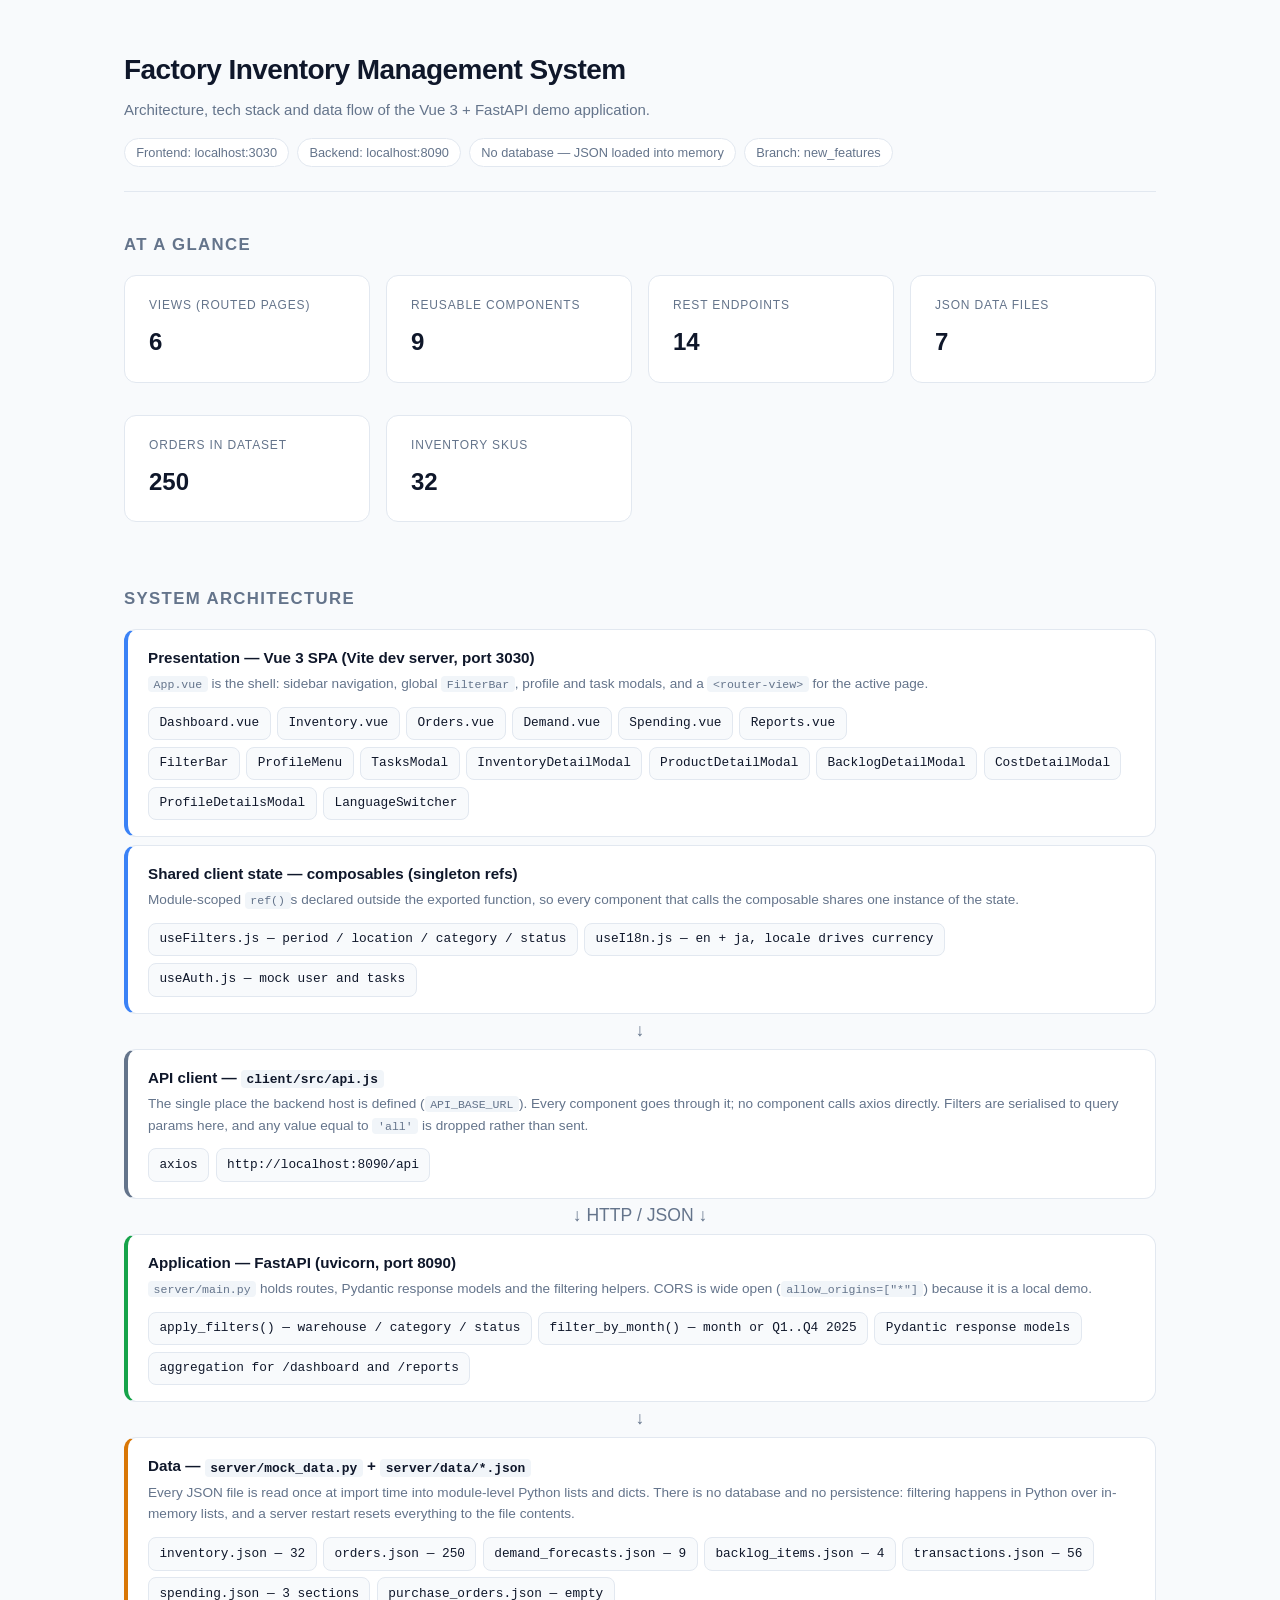
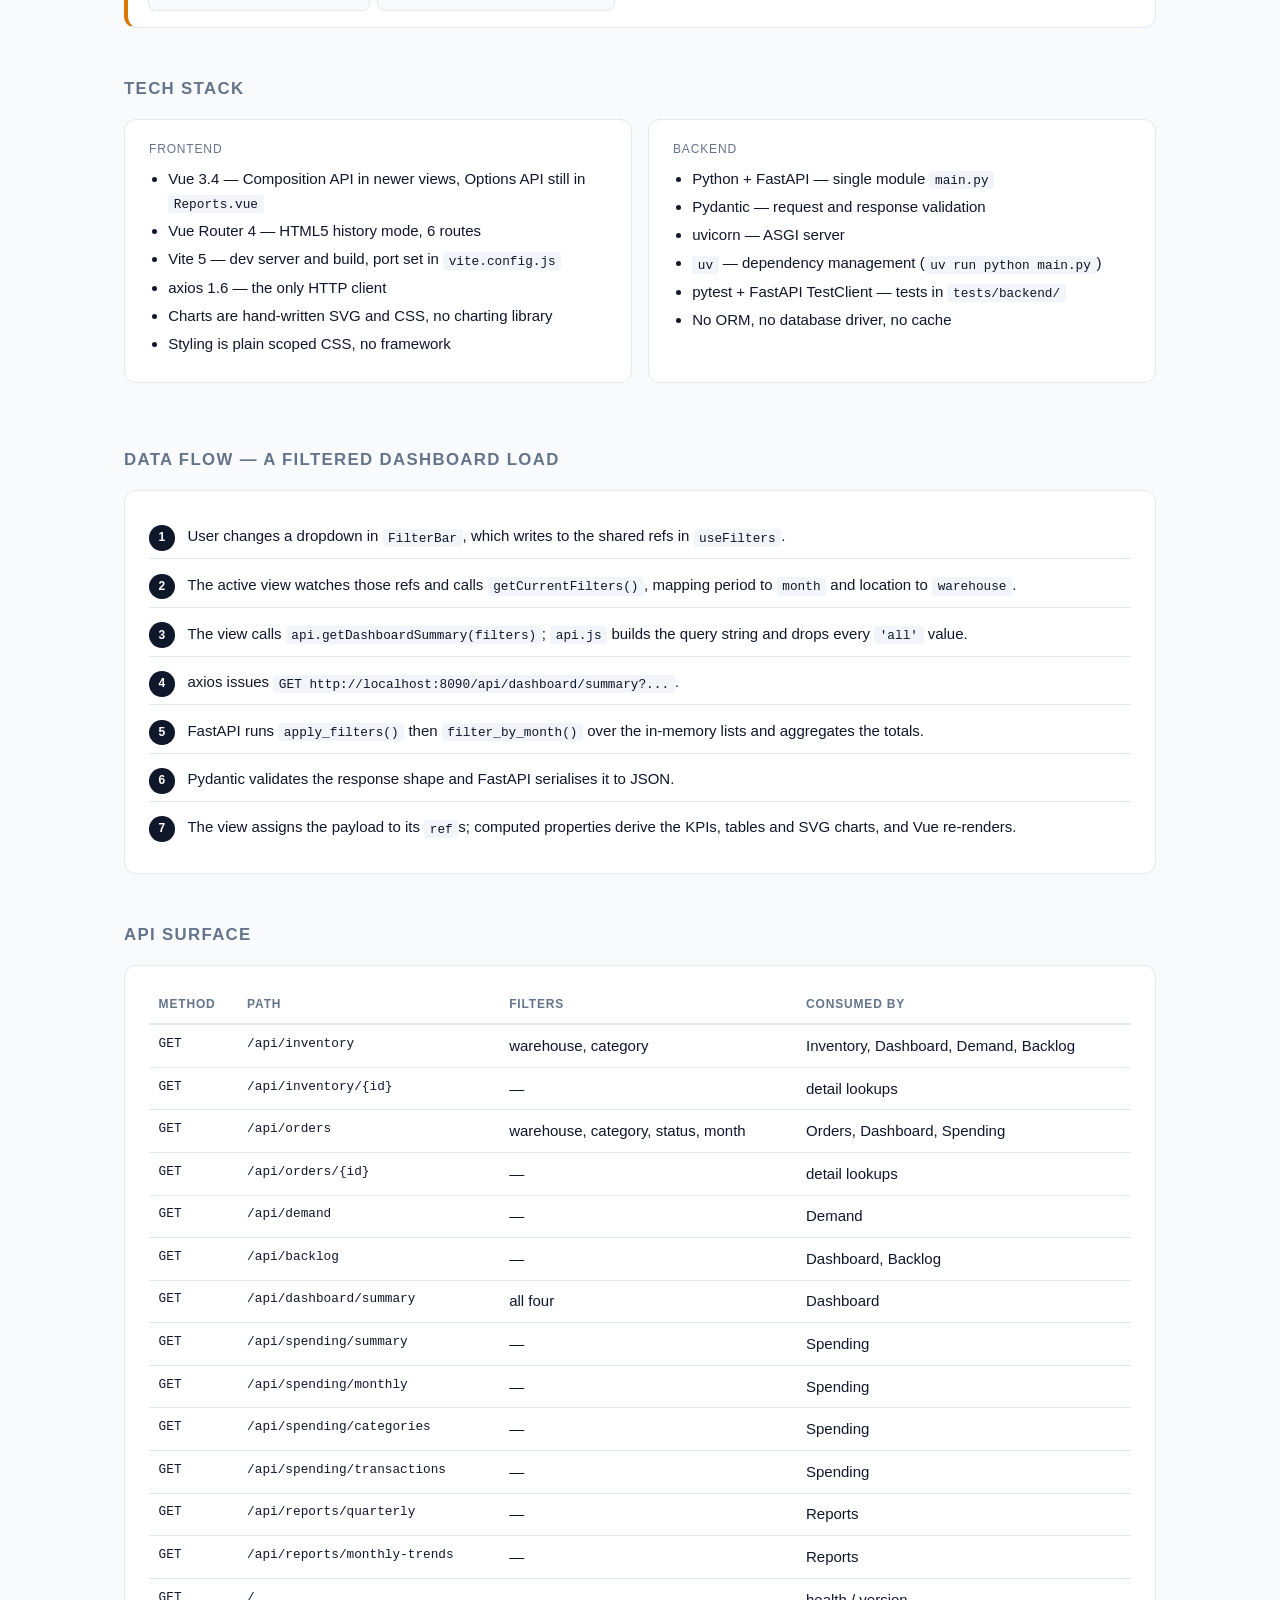
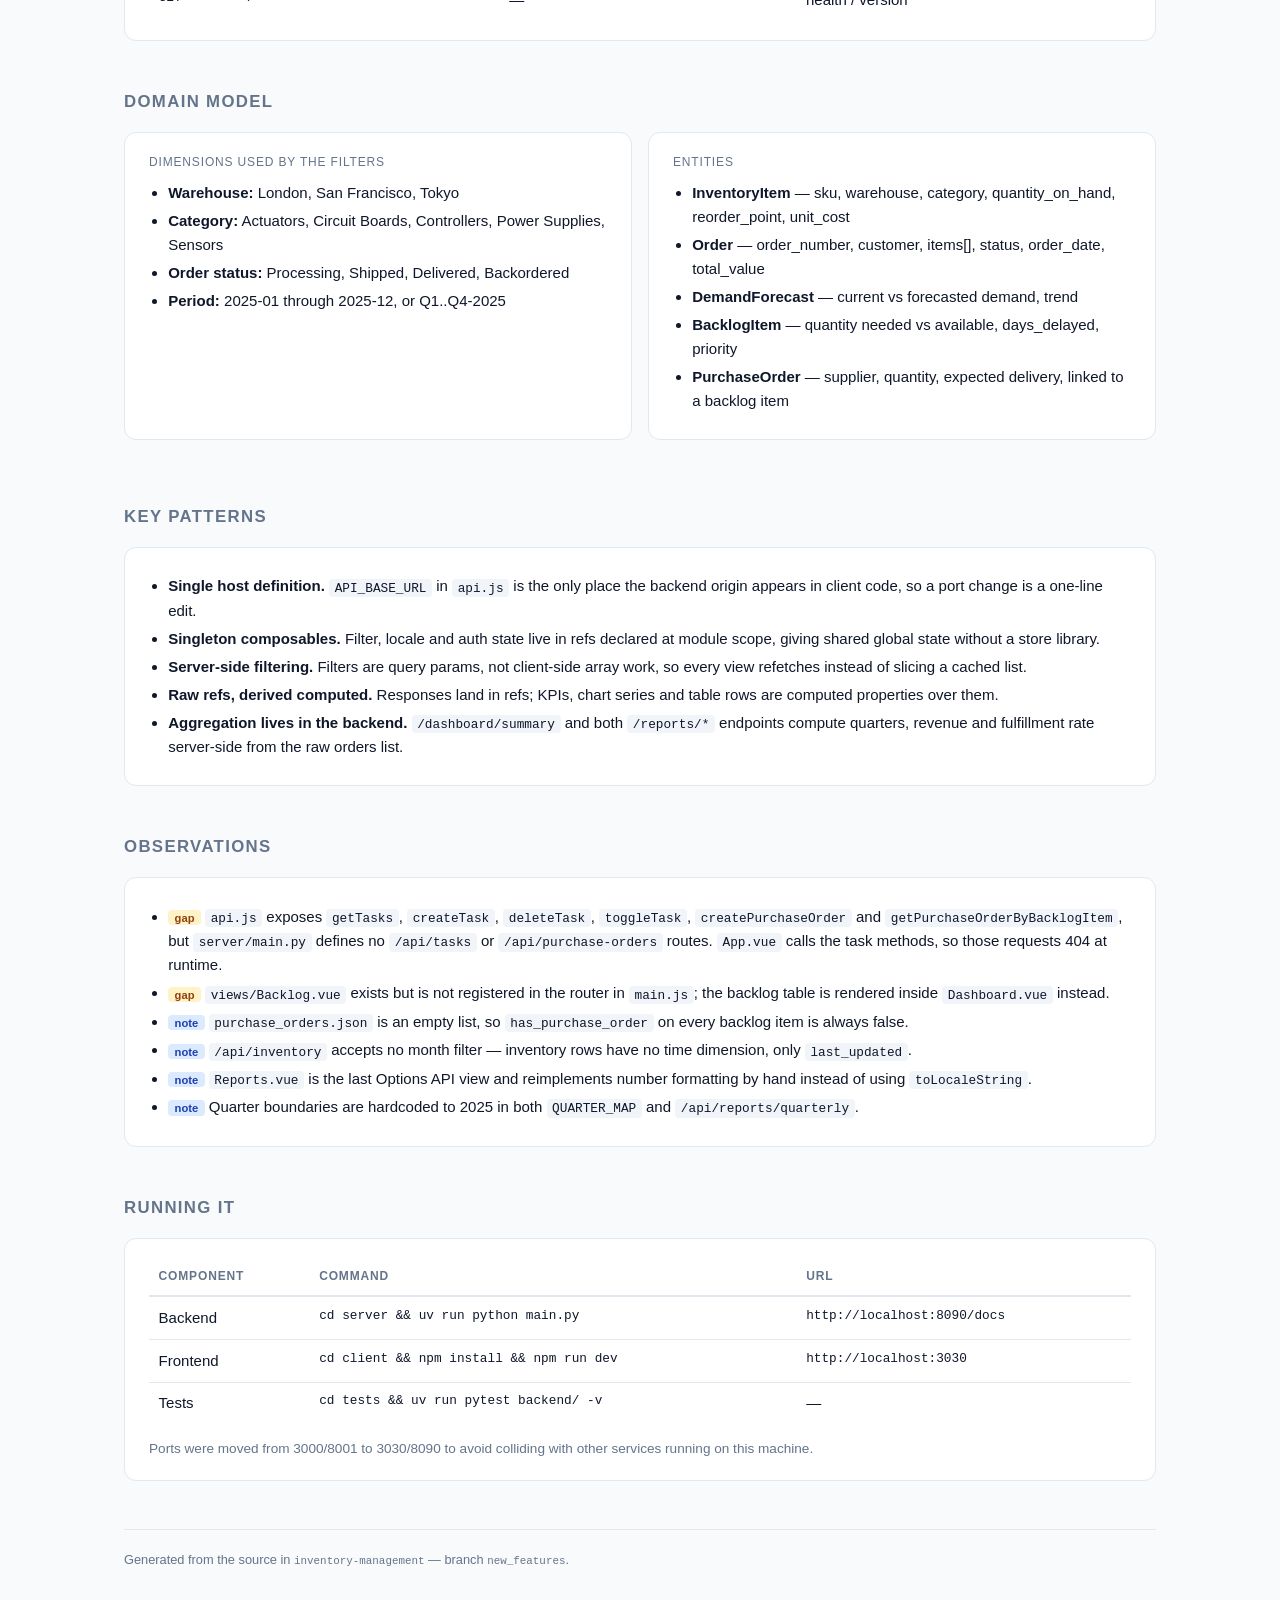
<file: docs/architecture.html>
<!DOCTYPE html>
<html lang="en">
<head>
<meta charset="utf-8">
<meta name="viewport" content="width=device-width, initial-scale=1">
<title>Architecture — Factory Inventory Management</title>
<style>
  :root {
    --ink: #0f172a;
    --muted: #64748b;
    --line: #e2e8f0;
    --bg: #f8fafc;
    --card: #ffffff;
    --blue: #3b82f6;
    --green: #16a34a;
    --amber: #d97706;
    --red: #dc2626;
  }
  * { box-sizing: border-box; }
  body {
    margin: 0;
    background: var(--bg);
    color: var(--ink);
    font: 15px/1.6 -apple-system, BlinkMacSystemFont, "Segoe UI", Roboto, Helvetica, Arial, sans-serif;
  }
  .wrap { max-width: 1080px; margin: 0 auto; padding: 3rem 1.5rem 5rem; }
  header { border-bottom: 1px solid var(--line); padding-bottom: 1.5rem; margin-bottom: 2.5rem; }
  h1 { font-size: 1.75rem; margin: 0 0 .35rem; letter-spacing: -.02em; }
  .sub { color: var(--muted); margin: 0; }
  .meta { margin-top: 1rem; display: flex; flex-wrap: wrap; gap: .5rem; }
  .pill {
    background: var(--card); border: 1px solid var(--line); border-radius: 9999px;
    padding: .2rem .7rem; font-size: .8rem; color: var(--muted);
  }
  h2 {
    font-size: 1.05rem; text-transform: uppercase; letter-spacing: .08em;
    color: var(--muted); margin: 3rem 0 1rem; font-weight: 600;
  }
  h2:first-of-type { margin-top: 0; }
  .card {
    background: var(--card); border: 1px solid var(--line); border-radius: 12px;
    padding: 1.25rem 1.5rem; margin-bottom: 1rem;
  }
  .grid { display: grid; gap: 1rem; }
  .g3 { grid-template-columns: repeat(auto-fit, minmax(240px, 1fr)); }
  .g2 { grid-template-columns: repeat(auto-fit, minmax(320px, 1fr)); }
  .label { font-size: .75rem; text-transform: uppercase; letter-spacing: .07em; color: var(--muted); margin-bottom: .5rem; }
  .val { font-size: 1.5rem; font-weight: 700; }
  code, .mono { font-family: ui-monospace, SFMono-Regular, Menlo, Consolas, monospace; font-size: .85em; }
  code { background: #f1f5f9; padding: .1rem .35rem; border-radius: 4px; }
  table { width: 100%; border-collapse: collapse; }
  th {
    text-align: left; font-size: .75rem; text-transform: uppercase; letter-spacing: .07em;
    color: var(--muted); border-bottom: 2px solid var(--line); padding: .55rem .6rem;
  }
  td { padding: .55rem .6rem; border-bottom: 1px solid var(--line); vertical-align: top; }
  tr:last-child td { border-bottom: none; }
  .scroll { overflow-x: auto; }
  ul { margin: .4rem 0; padding-left: 1.2rem; }
  li { margin: .25rem 0; }

  /* layer diagram */
  .layer {
    border: 1px solid var(--line); border-radius: 12px; background: var(--card);
    padding: 1rem 1.25rem; margin-bottom: .5rem; border-left: 4px solid var(--blue);
  }
  .layer h3 { margin: 0 0 .15rem; font-size: .95rem; }
  .layer p { margin: 0 0 .75rem; color: var(--muted); font-size: .85rem; }
  .boxes { display: flex; flex-wrap: wrap; gap: .4rem; }
  .box {
    border: 1px solid var(--line); border-radius: 8px; background: var(--bg);
    padding: .35rem .65rem; font-size: .8rem;
    font-family: ui-monospace, SFMono-Regular, Menlo, Consolas, monospace;
  }
  .arrow { text-align: center; color: var(--muted); font-size: 1.1rem; line-height: 1; margin: .35rem 0 .6rem; }
  .l-net { border-left-color: var(--muted); }
  .l-api { border-left-color: var(--green); }
  .l-data { border-left-color: var(--amber); }

  /* flow */
  ol.flow { counter-reset: s; list-style: none; padding: 0; margin: 0; }
  ol.flow li {
    counter-increment: s; position: relative; padding: .6rem 0 .6rem 2.4rem;
    border-bottom: 1px solid var(--line);
  }
  ol.flow li:last-child { border-bottom: none; }
  ol.flow li::before {
    content: counter(s); position: absolute; left: 0; top: .65rem;
    width: 1.6rem; height: 1.6rem; border-radius: 50%; background: var(--ink); color: #fff;
    font-size: .75rem; font-weight: 600; display: flex; align-items: center; justify-content: center;
  }
  .note { color: var(--muted); font-size: .85rem; }
  .tag { font-size: .7rem; border-radius: 4px; padding: .1rem .4rem; font-weight: 600; }
  .tag.warn { background: #fef3c7; color: #92400e; }
  .tag.info { background: #dbeafe; color: #1e40af; }
  footer { margin-top: 3rem; padding-top: 1.25rem; border-top: 1px solid var(--line); color: var(--muted); font-size: .8rem; }
</style>
</head>
<body>
<div class="wrap">

<header>
  <h1>Factory Inventory Management System</h1>
  <p class="sub">Architecture, tech stack and data flow of the Vue 3 + FastAPI demo application.</p>
  <div class="meta">
    <span class="pill">Frontend: localhost:3030</span>
    <span class="pill">Backend: localhost:8090</span>
    <span class="pill">No database — JSON loaded into memory</span>
    <span class="pill">Branch: new_features</span>
  </div>
</header>

<h2>At a glance</h2>
<div class="grid g3">
  <div class="card"><div class="label">Views (routed pages)</div><div class="val">6</div></div>
  <div class="card"><div class="label">Reusable components</div><div class="val">9</div></div>
  <div class="card"><div class="label">REST endpoints</div><div class="val">14</div></div>
  <div class="card"><div class="label">JSON data files</div><div class="val">7</div></div>
  <div class="card"><div class="label">Orders in dataset</div><div class="val">250</div></div>
  <div class="card"><div class="label">Inventory SKUs</div><div class="val">32</div></div>
</div>

<h2>System architecture</h2>

<div class="layer">
  <h3>Presentation — Vue 3 SPA (Vite dev server, port 3030)</h3>
  <p><code>App.vue</code> is the shell: sidebar navigation, global <code>FilterBar</code>, profile and task modals, and a <code>&lt;router-view&gt;</code> for the active page.</p>
  <div class="boxes">
    <span class="box">Dashboard.vue</span>
    <span class="box">Inventory.vue</span>
    <span class="box">Orders.vue</span>
    <span class="box">Demand.vue</span>
    <span class="box">Spending.vue</span>
    <span class="box">Reports.vue</span>
  </div>
  <div class="boxes" style="margin-top:.4rem">
    <span class="box">FilterBar</span>
    <span class="box">ProfileMenu</span>
    <span class="box">TasksModal</span>
    <span class="box">InventoryDetailModal</span>
    <span class="box">ProductDetailModal</span>
    <span class="box">BacklogDetailModal</span>
    <span class="box">CostDetailModal</span>
    <span class="box">ProfileDetailsModal</span>
    <span class="box">LanguageSwitcher</span>
  </div>
</div>

<div class="layer">
  <h3>Shared client state — composables (singleton refs)</h3>
  <p>Module-scoped <code>ref()</code>s declared outside the exported function, so every component that calls the composable shares one instance of the state.</p>
  <div class="boxes">
    <span class="box">useFilters.js — period / location / category / status</span>
    <span class="box">useI18n.js — en + ja, locale drives currency</span>
    <span class="box">useAuth.js — mock user and tasks</span>
  </div>
</div>

<div class="arrow">&#8595;</div>

<div class="layer l-net">
  <h3>API client — <code>client/src/api.js</code></h3>
  <p>The single place the backend host is defined (<code>API_BASE_URL</code>). Every component goes through it; no component calls axios directly. Filters are serialised to query params here, and any value equal to <code>'all'</code> is dropped rather than sent.</p>
  <div class="boxes">
    <span class="box">axios</span>
    <span class="box">http://localhost:8090/api</span>
  </div>
</div>

<div class="arrow">&#8595; HTTP / JSON &#8595;</div>

<div class="layer l-api">
  <h3>Application — FastAPI (uvicorn, port 8090)</h3>
  <p><code>server/main.py</code> holds routes, Pydantic response models and the filtering helpers. CORS is wide open (<code>allow_origins=["*"]</code>) because it is a local demo.</p>
  <div class="boxes">
    <span class="box">apply_filters() — warehouse / category / status</span>
    <span class="box">filter_by_month() — month or Q1..Q4 2025</span>
    <span class="box">Pydantic response models</span>
    <span class="box">aggregation for /dashboard and /reports</span>
  </div>
</div>

<div class="arrow">&#8595;</div>

<div class="layer l-data">
  <h3>Data — <code>server/mock_data.py</code> + <code>server/data/*.json</code></h3>
  <p>Every JSON file is read once at import time into module-level Python lists and dicts. There is no database and no persistence: filtering happens in Python over in-memory lists, and a server restart resets everything to the file contents.</p>
  <div class="boxes">
    <span class="box">inventory.json — 32</span>
    <span class="box">orders.json — 250</span>
    <span class="box">demand_forecasts.json — 9</span>
    <span class="box">backlog_items.json — 4</span>
    <span class="box">transactions.json — 56</span>
    <span class="box">spending.json — 3 sections</span>
    <span class="box">purchase_orders.json — empty</span>
  </div>
</div>

<h2>Tech stack</h2>
<div class="grid g2">
  <div class="card">
    <div class="label">Frontend</div>
    <ul>
      <li>Vue 3.4 — Composition API in newer views, Options API still in <code>Reports.vue</code></li>
      <li>Vue Router 4 — HTML5 history mode, 6 routes</li>
      <li>Vite 5 — dev server and build, port set in <code>vite.config.js</code></li>
      <li>axios 1.6 — the only HTTP client</li>
      <li>Charts are hand-written SVG and CSS, no charting library</li>
      <li>Styling is plain scoped CSS, no framework</li>
    </ul>
  </div>
  <div class="card">
    <div class="label">Backend</div>
    <ul>
      <li>Python + FastAPI — single module <code>main.py</code></li>
      <li>Pydantic — request and response validation</li>
      <li>uvicorn — ASGI server</li>
      <li><code>uv</code> — dependency management (<code>uv run python main.py</code>)</li>
      <li>pytest + FastAPI TestClient — tests in <code>tests/backend/</code></li>
      <li>No ORM, no database driver, no cache</li>
    </ul>
  </div>
</div>

<h2>Data flow — a filtered dashboard load</h2>
<div class="card">
  <ol class="flow">
    <li>User changes a dropdown in <code>FilterBar</code>, which writes to the shared refs in <code>useFilters</code>.</li>
    <li>The active view watches those refs and calls <code>getCurrentFilters()</code>, mapping period to <code>month</code> and location to <code>warehouse</code>.</li>
    <li>The view calls <code>api.getDashboardSummary(filters)</code>; <code>api.js</code> builds the query string and drops every <code>'all'</code> value.</li>
    <li>axios issues <code>GET http://localhost:8090/api/dashboard/summary?...</code>.</li>
    <li>FastAPI runs <code>apply_filters()</code> then <code>filter_by_month()</code> over the in-memory lists and aggregates the totals.</li>
    <li>Pydantic validates the response shape and FastAPI serialises it to JSON.</li>
    <li>The view assigns the payload to its <code>ref</code>s; computed properties derive the KPIs, tables and SVG charts, and Vue re-renders.</li>
  </ol>
</div>

<h2>API surface</h2>
<div class="card scroll">
  <table>
    <thead>
      <tr><th>Method</th><th>Path</th><th>Filters</th><th>Consumed by</th></tr>
    </thead>
    <tbody>
      <tr><td class="mono">GET</td><td class="mono">/api/inventory</td><td>warehouse, category</td><td>Inventory, Dashboard, Demand, Backlog</td></tr>
      <tr><td class="mono">GET</td><td class="mono">/api/inventory/{id}</td><td>—</td><td>detail lookups</td></tr>
      <tr><td class="mono">GET</td><td class="mono">/api/orders</td><td>warehouse, category, status, month</td><td>Orders, Dashboard, Spending</td></tr>
      <tr><td class="mono">GET</td><td class="mono">/api/orders/{id}</td><td>—</td><td>detail lookups</td></tr>
      <tr><td class="mono">GET</td><td class="mono">/api/demand</td><td>—</td><td>Demand</td></tr>
      <tr><td class="mono">GET</td><td class="mono">/api/backlog</td><td>—</td><td>Dashboard, Backlog</td></tr>
      <tr><td class="mono">GET</td><td class="mono">/api/dashboard/summary</td><td>all four</td><td>Dashboard</td></tr>
      <tr><td class="mono">GET</td><td class="mono">/api/spending/summary</td><td>—</td><td>Spending</td></tr>
      <tr><td class="mono">GET</td><td class="mono">/api/spending/monthly</td><td>—</td><td>Spending</td></tr>
      <tr><td class="mono">GET</td><td class="mono">/api/spending/categories</td><td>—</td><td>Spending</td></tr>
      <tr><td class="mono">GET</td><td class="mono">/api/spending/transactions</td><td>—</td><td>Spending</td></tr>
      <tr><td class="mono">GET</td><td class="mono">/api/reports/quarterly</td><td>—</td><td>Reports</td></tr>
      <tr><td class="mono">GET</td><td class="mono">/api/reports/monthly-trends</td><td>—</td><td>Reports</td></tr>
      <tr><td class="mono">GET</td><td class="mono">/</td><td>—</td><td>health / version</td></tr>
    </tbody>
  </table>
</div>

<h2>Domain model</h2>
<div class="grid g2">
  <div class="card">
    <div class="label">Dimensions used by the filters</div>
    <ul>
      <li><strong>Warehouse:</strong> London, San Francisco, Tokyo</li>
      <li><strong>Category:</strong> Actuators, Circuit Boards, Controllers, Power Supplies, Sensors</li>
      <li><strong>Order status:</strong> Processing, Shipped, Delivered, Backordered</li>
      <li><strong>Period:</strong> 2025-01 through 2025-12, or Q1..Q4-2025</li>
    </ul>
  </div>
  <div class="card">
    <div class="label">Entities</div>
    <ul>
      <li><strong>InventoryItem</strong> — sku, warehouse, category, quantity_on_hand, reorder_point, unit_cost</li>
      <li><strong>Order</strong> — order_number, customer, items[], status, order_date, total_value</li>
      <li><strong>DemandForecast</strong> — current vs forecasted demand, trend</li>
      <li><strong>BacklogItem</strong> — quantity needed vs available, days_delayed, priority</li>
      <li><strong>PurchaseOrder</strong> — supplier, quantity, expected delivery, linked to a backlog item</li>
    </ul>
  </div>
</div>

<h2>Key patterns</h2>
<div class="card">
  <ul>
    <li><strong>Single host definition.</strong> <code>API_BASE_URL</code> in <code>api.js</code> is the only place the backend origin appears in client code, so a port change is a one-line edit.</li>
    <li><strong>Singleton composables.</strong> Filter, locale and auth state live in refs declared at module scope, giving shared global state without a store library.</li>
    <li><strong>Server-side filtering.</strong> Filters are query params, not client-side array work, so every view refetches instead of slicing a cached list.</li>
    <li><strong>Raw refs, derived computed.</strong> Responses land in refs; KPIs, chart series and table rows are computed properties over them.</li>
    <li><strong>Aggregation lives in the backend.</strong> <code>/dashboard/summary</code> and both <code>/reports/*</code> endpoints compute quarters, revenue and fulfillment rate server-side from the raw orders list.</li>
  </ul>
</div>

<h2>Observations</h2>
<div class="card">
  <ul>
    <li><span class="tag warn">gap</span> <code>api.js</code> exposes <code>getTasks</code>, <code>createTask</code>, <code>deleteTask</code>, <code>toggleTask</code>, <code>createPurchaseOrder</code> and <code>getPurchaseOrderByBacklogItem</code>, but <code>server/main.py</code> defines no <code>/api/tasks</code> or <code>/api/purchase-orders</code> routes. <code>App.vue</code> calls the task methods, so those requests 404 at runtime.</li>
    <li><span class="tag warn">gap</span> <code>views/Backlog.vue</code> exists but is not registered in the router in <code>main.js</code>; the backlog table is rendered inside <code>Dashboard.vue</code> instead.</li>
    <li><span class="tag info">note</span> <code>purchase_orders.json</code> is an empty list, so <code>has_purchase_order</code> on every backlog item is always false.</li>
    <li><span class="tag info">note</span> <code>/api/inventory</code> accepts no month filter — inventory rows have no time dimension, only <code>last_updated</code>.</li>
    <li><span class="tag info">note</span> <code>Reports.vue</code> is the last Options API view and reimplements number formatting by hand instead of using <code>toLocaleString</code>.</li>
    <li><span class="tag info">note</span> Quarter boundaries are hardcoded to 2025 in both <code>QUARTER_MAP</code> and <code>/api/reports/quarterly</code>.</li>
  </ul>
</div>

<h2>Running it</h2>
<div class="card">
  <table>
    <thead><tr><th>Component</th><th>Command</th><th>URL</th></tr></thead>
    <tbody>
      <tr><td>Backend</td><td class="mono">cd server &amp;&amp; uv run python main.py</td><td class="mono">http://localhost:8090/docs</td></tr>
      <tr><td>Frontend</td><td class="mono">cd client &amp;&amp; npm install &amp;&amp; npm run dev</td><td class="mono">http://localhost:3030</td></tr>
      <tr><td>Tests</td><td class="mono">cd tests &amp;&amp; uv run pytest backend/ -v</td><td>—</td></tr>
    </tbody>
  </table>
  <p class="note" style="margin-bottom:0">Ports were moved from 3000/8001 to 3030/8090 to avoid colliding with other services running on this machine.</p>
</div>

<footer>
  Generated from the source in <span class="mono">inventory-management</span> — branch <span class="mono">new_features</span>.
</footer>

</div>
</body>
</html>
</file>
